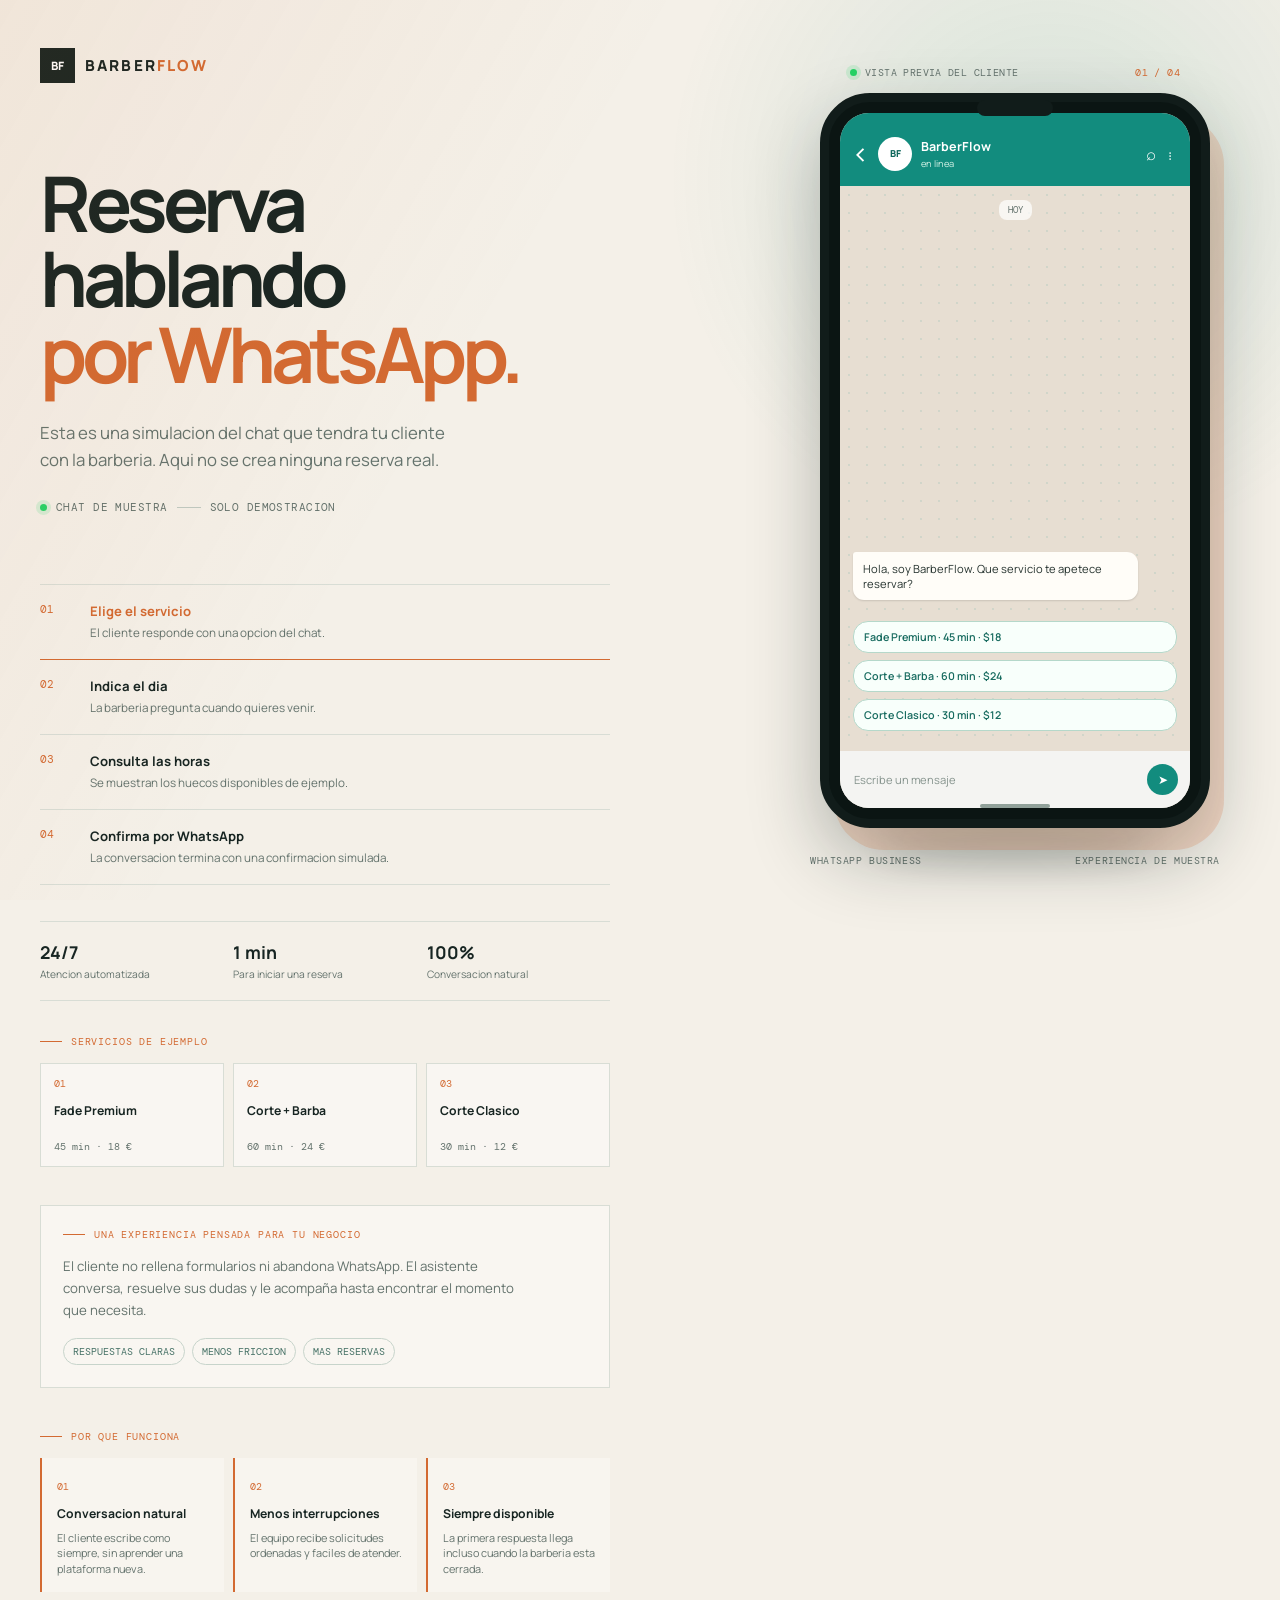
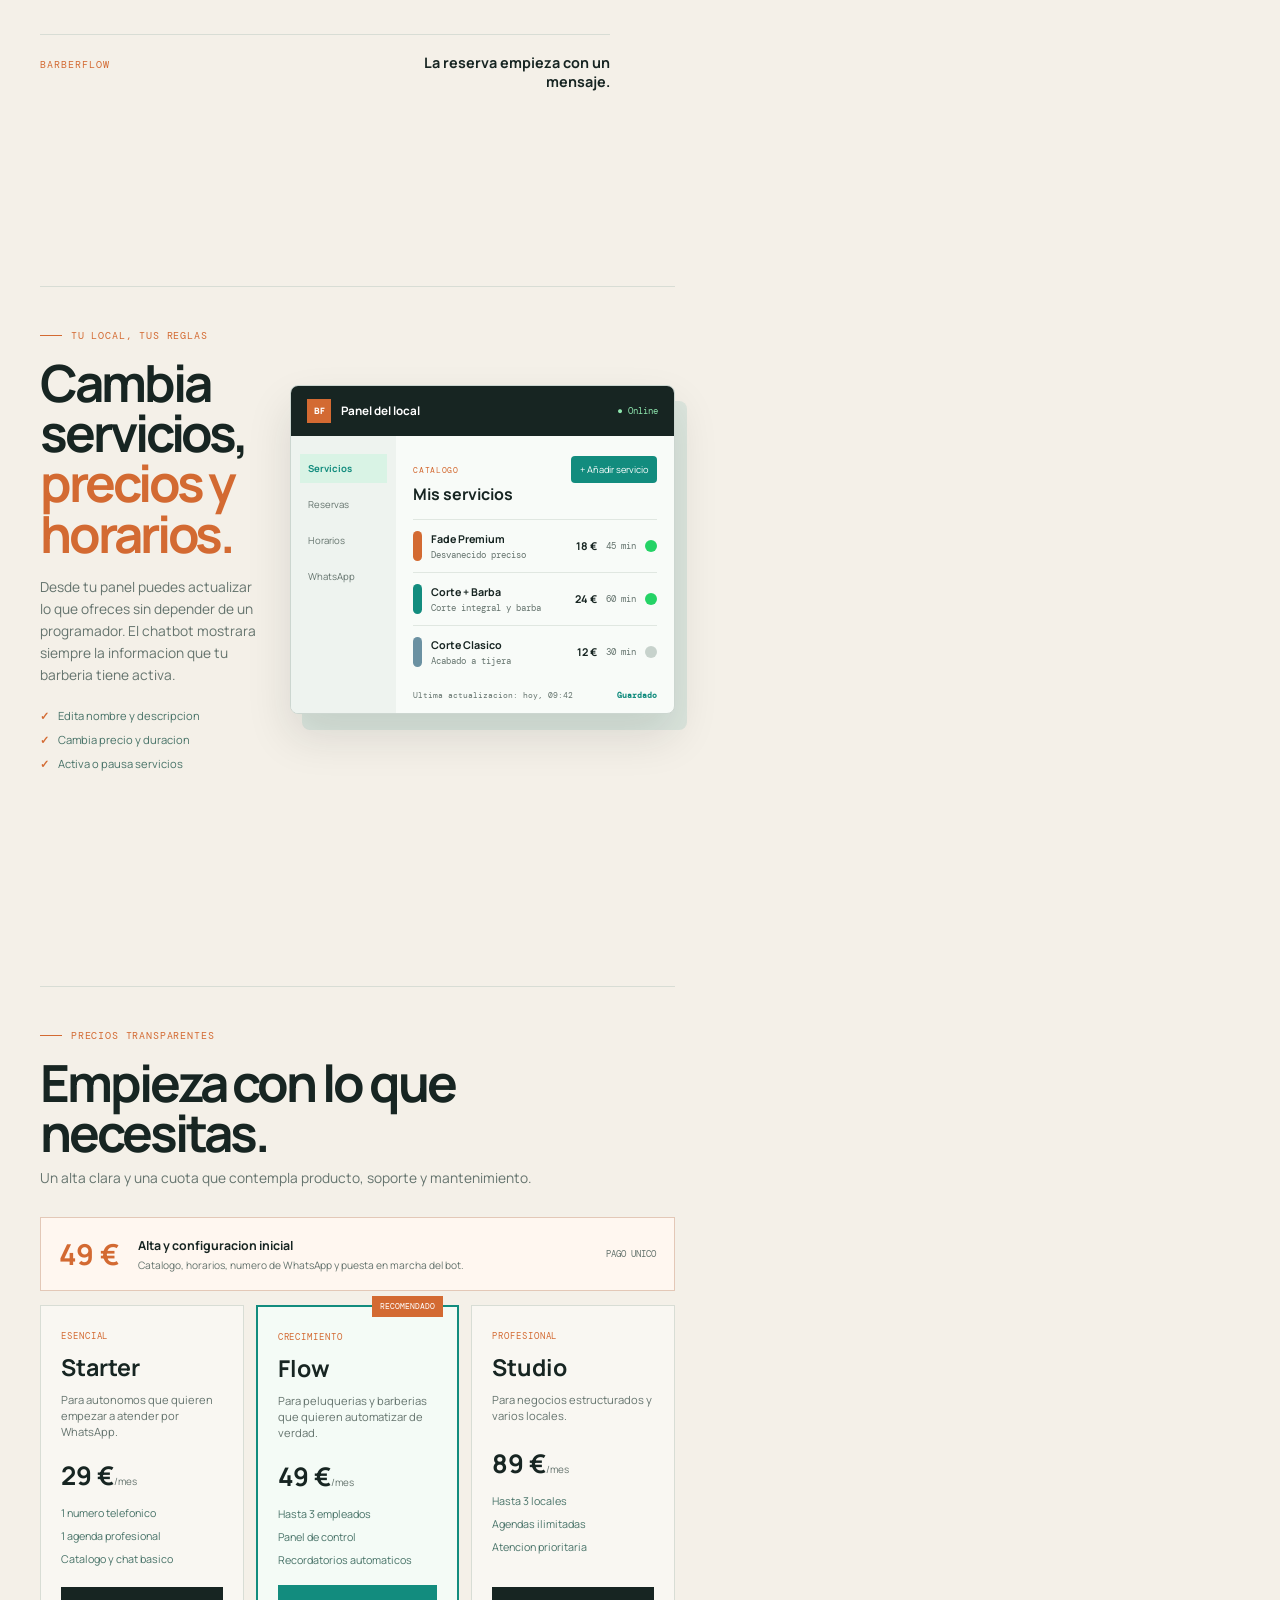
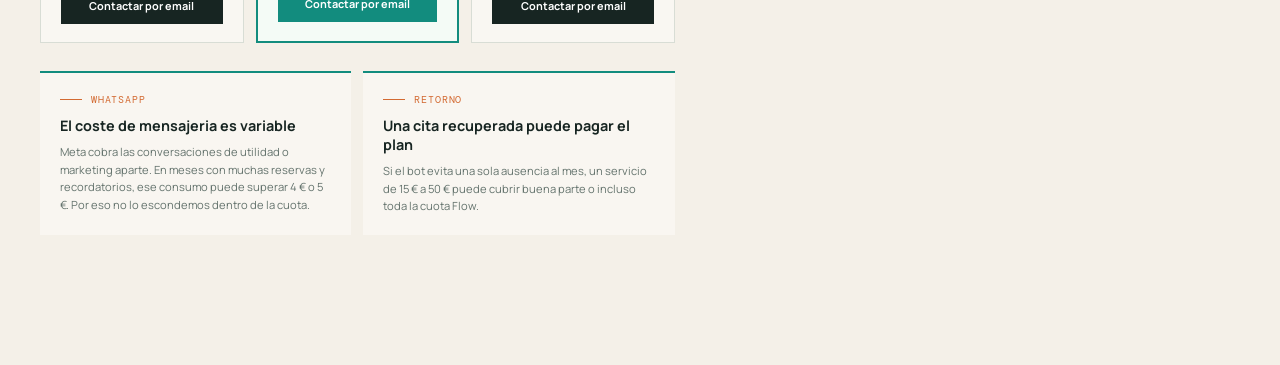
<file: index.html>
<!DOCTYPE html>
<html lang="es">
  <head>
    <meta charset="UTF-8" />
    <meta name="viewport" content="width=device-width, initial-scale=1.0" />
    <title>BarberFlow | Simulacion de WhatsApp</title>
    <link rel="preconnect" href="https://fonts.googleapis.com" />
    <link rel="preconnect" href="https://fonts.gstatic.com" crossorigin />
    <link href="https://fonts.googleapis.com/css2?family=DM+Mono:wght@400;500&family=Manrope:wght@400;600;700;800&display=swap" rel="stylesheet" />
    <link rel="stylesheet" href="/assets/styles.css" />
  </head>
  <body>
    <main class="demo-page">
      <section class="intro">
        <div class="brand"><span class="brand-icon">BF</span><span>BARBER<span>FLOW</span></span></div>
        <h1>Reserva hablando<br /><em>por WhatsApp.</em></h1>
        <p class="intro-copy">Esta es una simulacion del chat que tendra tu cliente con la barberia. Aqui no se crea ninguna reserva real.</p>
        <div class="intro-meta"><span class="live-dot"></span> Chat de muestra <span class="meta-divider"></span> Solo demostracion</div>
        <div class="process-list" aria-label="Pasos de la conversacion">
          <article class="process-step"><span>01</span><div><strong>Elige el servicio</strong><p>El cliente responde con una opcion del chat.</p></div></article>
          <article class="process-step"><span>02</span><div><strong>Indica el dia</strong><p>La barberia pregunta cuando quieres venir.</p></div></article>
          <article class="process-step"><span>03</span><div><strong>Consulta las horas</strong><p>Se muestran los huecos disponibles de ejemplo.</p></div></article>
          <article class="process-step"><span>04</span><div><strong>Confirma por WhatsApp</strong><p>La conversacion termina con una confirmacion simulada.</p></div></article>
        </div>
        <div class="proof-grid" aria-label="Datos de BarberFlow">
          <div><strong>24/7</strong><span>Atencion automatizada</span></div>
          <div><strong>1 min</strong><span>Para iniciar una reserva</span></div>
          <div><strong>100%</strong><span>Conversacion natural</span></div>
        </div>
        <section class="service-preview" aria-label="Servicios destacados">
          <div class="section-label"><span></span> Servicios de ejemplo</div>
          <div class="service-preview-grid">
            <article><b>01</b><strong>Fade Premium</strong><span>45 min · 18 €</span></article>
            <article><b>02</b><strong>Corte + Barba</strong><span>60 min · 24 €</span></article>
            <article><b>03</b><strong>Corte Clasico</strong><span>30 min · 12 €</span></article>
          </div>
        <section class="feature-note">
          <div class="section-label"><span></span> Una experiencia pensada para tu negocio</div>
          <p>El cliente no rellena formularios ni abandona WhatsApp. El asistente conversa, resuelve sus dudas y le acompaña hasta encontrar el momento que necesita.</p>
          <div class="feature-tags"><span>Respuestas claras</span><span>Menos friccion</span><span>Mas reservas</span></div>
        </section>
        <section class="why-section" aria-label="Ventajas de BarberFlow">
          <div class="section-label"><span></span> Por que funciona</div>
          <div class="why-grid">
            <article><b>01</b><strong>Conversacion natural</strong><p>El cliente escribe como siempre, sin aprender una plataforma nueva.</p></article>
            <article><b>02</b><strong>Menos interrupciones</strong><p>El equipo recibe solicitudes ordenadas y faciles de atender.</p></article>
            <article><b>03</b><strong>Siempre disponible</strong><p>La primera respuesta llega incluso cuando la barberia esta cerrada.</p></article>
          </div>
        </section>
        <div class="closing-note"><span>BARBERFLOW</span><strong>La reserva empieza con un mensaje.</strong></div>
        </section>
      </section>

      <section class="manager-section" aria-label="Gestion de servicios del local">
        <div class="manager-copy">
          <div class="section-label"><span></span> Tu local, tus reglas</div>
          <h2>Cambia servicios,<br /><em>precios y horarios.</em></h2>
          <p>Desde tu panel puedes actualizar lo que ofreces sin depender de un programador. El chatbot mostrara siempre la informacion que tu barberia tiene activa.</p>
          <div class="manager-points"><span><b>✓</b> Edita nombre y descripcion</span><span><b>✓</b> Cambia precio y duracion</span><span><b>✓</b> Activa o pausa servicios</span></div>
        </div>
        <div class="dashboard-shot" aria-label="Simulacion del panel de administracion">
          <div class="dashboard-top"><span class="mini-brand">BF</span><strong>Panel del local</strong><span class="mini-status">● Online</span></div>
          <div class="dashboard-body"><aside><span class="nav-active">Servicios</span><span>Reservas</span><span>Horarios</span><span>WhatsApp</span></aside><div class="service-editor"><div class="editor-heading"><div><small>CATALOGO</small><h3>Mis servicios</h3></div><button>+ Añadir servicio</button></div><div class="editor-row"><span class="service-color orange"></span><div><strong>Fade Premium</strong><small>Desvanecido preciso</small></div><b>18 €</b><em>45 min</em><span class="toggle on"></span></div><div class="editor-row"><span class="service-color green"></span><div><strong>Corte + Barba</strong><small>Corte integral y barba</small></div><b>24 €</b><em>60 min</em><span class="toggle on"></span></div><div class="editor-row"><span class="service-color blue"></span><div><strong>Corte Clasico</strong><small>Acabado a tijera</small></div><b>12 €</b><em>30 min</em><span class="toggle off"></span></div><div class="editor-footer"><span>Ultima actualizacion: hoy, 09:42</span><strong>Guardado</strong></div></div></div>
        </div>
      </section>

      <section class="pricing-section" aria-label="Precios de BarberFlow">
        <div class="section-label"><span></span> Precios transparentes</div><h2>Empieza con lo que necesitas.</h2><p class="pricing-intro">Un alta clara y una cuota que contempla producto, soporte y mantenimiento.</p>
        <div class="setup-banner"><strong>49 €</strong><div><b>Alta y configuracion inicial</b><span>Catalogo, horarios, numero de WhatsApp y puesta en marcha del bot.</span></div><small>Pago unico</small></div>
        <div class="pricing-grid"><article class="price-card"><small>ESENCIAL</small><h3>Starter</h3><p>Para autonomos que quieren empezar a atender por WhatsApp.</p><strong>29 €<i>/mes</i></strong><span>1 numero telefonico</span><span>1 agenda profesional</span><span>Catalogo y chat basico</span><a class="price-action" href="mailto:ganivetcanosaul@gmail.com?subject=BarberFlow%20Starter&body=Hola%2C%20quiero%20informacion%20del%20plan%20Starter%20de%20BarberFlow.%20Mi%20negocio%20es%3A">Contactar por email</a></article><article class="price-card featured"><b class="price-badge">RECOMENDADO</b><small>CRECIMIENTO</small><h3>Flow</h3><p>Para peluquerias y barberias que quieren automatizar de verdad.</p><strong>49 €<i>/mes</i></strong><span>Hasta 3 empleados</span><span>Panel de control</span><span>Recordatorios automaticos</span><a class="price-action" href="mailto:ganivetcanosaul@gmail.com?subject=BarberFlow%20Flow&body=Hola%2C%20quiero%20informacion%20del%20plan%20Flow%20de%20BarberFlow.%20Mi%20negocio%20es%3A">Contactar por email</a></article><article class="price-card"><small>PROFESIONAL</small><h3>Studio</h3><p>Para negocios estructurados y varios locales.</p><strong>89 €<i>/mes</i></strong><span>Hasta 3 locales</span><span>Agendas ilimitadas</span><span>Atencion prioritaria</span><a class="price-action" href="mailto:ganivetcanosaul@gmail.com?subject=BarberFlow%20Studio&body=Hola%2C%20quiero%20informacion%20del%20plan%20Studio%20de%20BarberFlow.%20Mi%20negocio%20es%3A">Contactar por email</a></article></div>
        <div class="pricing-notes"><article><div class="section-label"><span></span> WhatsApp</div><h3>El coste de mensajeria es variable</h3><p>Meta cobra las conversaciones de utilidad o marketing aparte. En meses con muchas reservas y recordatorios, ese consumo puede superar 4 € o 5 €. Por eso no lo escondemos dentro de la cuota.</p></article><article><div class="section-label"><span></span> Retorno</div><h3>Una cita recuperada puede pagar el plan</h3><p>Si el bot evita una sola ausencia al mes, un servicio de 15 € a 50 € puede cubrir buena parte o incluso toda la cuota Flow.</p></article></div>
      </section>
      <div id="contact-fallback" class="contact-fallback" role="status" aria-live="polite"></div>
      <div id="contact-modal" class="contact-modal" aria-hidden="true">
        <div class="contact-dialog" role="dialog" aria-modal="true" aria-labelledby="contact-title">
          <button class="modal-close" type="button" aria-label="Cerrar">×</button>
          <div class="section-label"><span></span> Contacto comercial</div>
          <h2 id="contact-title">Hablemos de tu local.</h2>
          <p>Cuéntanos qué necesitas y prepararemos la configuración de BarberFlow para tu negocio.</p>
          <form id="contact-form" class="contact-form">
            <input id="contact-plan" type="hidden" />
            <label>Nombre<input id="contact-name" required placeholder="Tu nombre" /></label>
            <label>Negocio<input id="contact-business" required placeholder="Nombre de la barbería" /></label>
            <label>Teléfono<input id="contact-phone" required placeholder="+34 600 000 000" /></label>
            <label>Email<input id="contact-email" type="email" required placeholder="tu@email.com" /></label>
            <label>Mensaje<textarea id="contact-message" required placeholder="Cuéntanos cuántos profesionales sois..."></textarea><small class="field-hint">Hemos preparado una descripcion segun el plan elegido. Puedes editarla.</small></label>
            <button class="contact-submit" type="submit">Preparar email <span>↗</span></button>
          </form>
          <small class="contact-destination">Se enviará a ganivetcanosaul@gmail.com</small>
        </div>
      </div>

      <section class="phone-stage" aria-label="Simulacion del chat de WhatsApp">
        <div class="stage-label"><span class="live-dot"></span> Vista previa del cliente <span id="scroll-progress">01 / 04</span></div>
        <div class="phone-shadow"></div>
        <div class="phone">
          <div class="phone-speaker"></div>
          <div class="phone-screen">
            <header class="wa-header">
              <span class="back-arrow">‹</span>
              <span class="avatar">BF</span>
              <span class="contact"><strong>BarberFlow</strong><small>en linea</small></span>
              <span class="header-actions">⌕ ⋮</span>
            </header>
            <div class="chat-wallpaper">
              <div class="date-pill">HOY</div>
              <div id="chat-messages" class="chat-messages" aria-live="polite"></div>
              <div id="chat-controls" class="chat-controls"></div>
            </div>
            <p id="status" class="status"></p>
            <form id="chat-form" class="fake-input">
              <input id="chat-input" placeholder="Escribe un mensaje" autocomplete="off" aria-label="Escribe un mensaje" />
              <button type="submit" aria-label="Enviar mensaje">➤</button>
            </form>
          </div>
          <div class="phone-home"></div>
        </div>
        <div class="stage-footer"><span>WhatsApp Business</span><span>Experiencia de muestra</span></div>
      </section>
    </main>
    <script src="/assets/app.js" defer></script>
  </body>
</html>
</file>
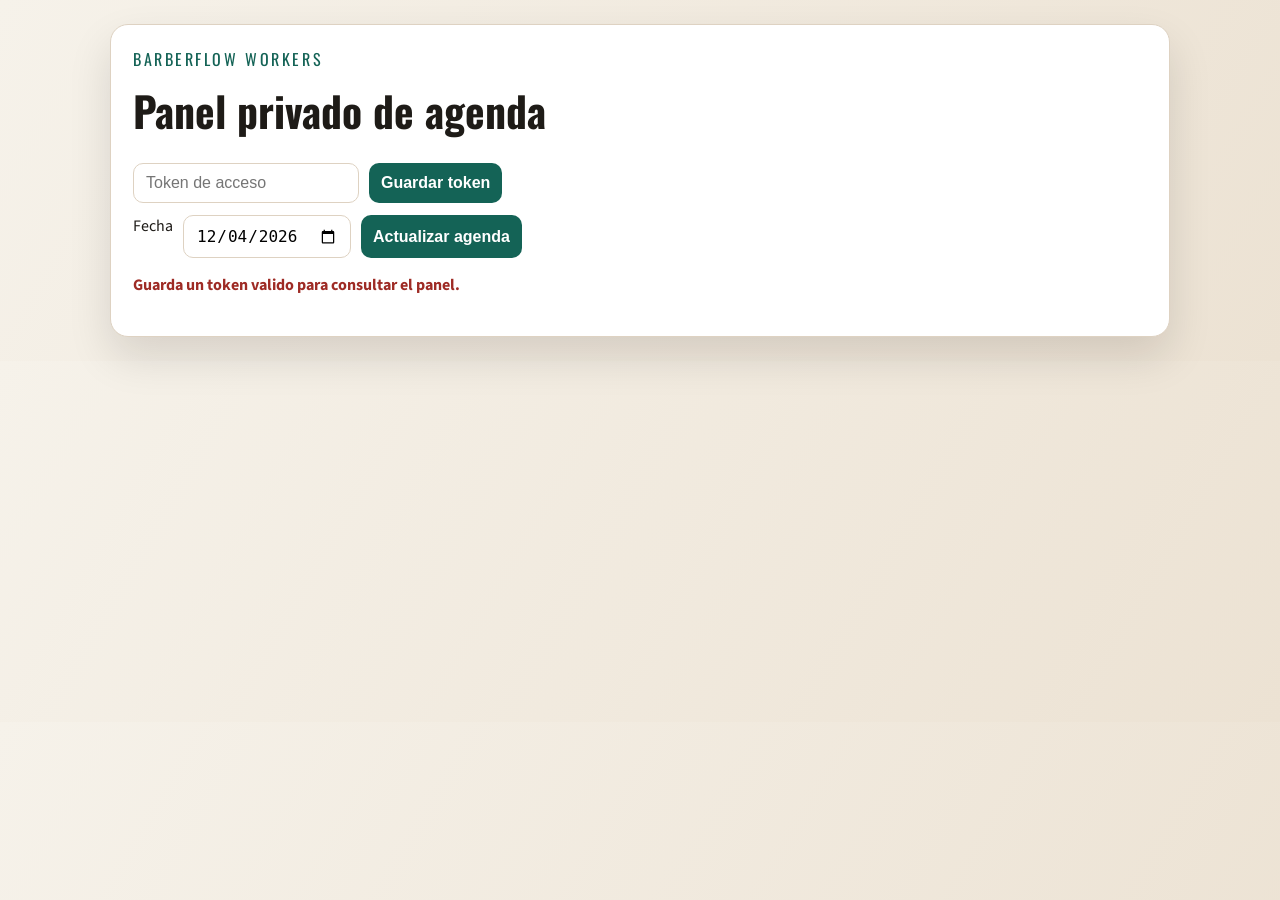
<file: admin.html>
<!DOCTYPE html>
<html lang="es">
  <head>
    <meta charset="UTF-8" />
    <meta name="viewport" content="width=device-width, initial-scale=1.0" />
    <title>BarberFlow Admin</title>
    <link rel="preconnect" href="https://fonts.googleapis.com" />
    <link rel="preconnect" href="https://fonts.gstatic.com" crossorigin />
    <link
      href="https://fonts.googleapis.com/css2?family=Oswald:wght@400;500;700&family=Source+Sans+3:wght@400;600;700&display=swap"
      rel="stylesheet"
    />
    <link rel="stylesheet" href="/assets/admin.css" />
  </head>
  <body>
    <main class="panel">
      <header>
        <p class="tag">BARBERFLOW WORKERS</p>
        <h1>Panel privado de agenda</h1>
      </header>

      <section class="access">
        <input id="admin-token" placeholder="Token de acceso" />
        <button id="save-token">Guardar token</button>
      </section>

      <section class="filters">
        <label for="admin-date">Fecha</label>
        <input type="date" id="admin-date" />
        <button id="refresh">Actualizar agenda</button>
      </section>

      <p id="status" class="status"></p>
      <section id="appointments" class="appointments"></section>
    </main>

    <script src="/assets/admin.js" defer></script>
  </body>
</html>
</file>
<file: assets/styles.css>
:root {
  --ink: #172522;
  --muted: #64736d;
  --cream: #f4f0e8;
  --orange: #d36a32;
  --green: #128c7e;
  --wa: #25d366;
  --line: #d8ddd5;
}

* { box-sizing: border-box; }
html, body { min-height: 100%; }
body { margin: 0; overflow-x: hidden; color: var(--ink); background: var(--cream); font-family: Manrope, sans-serif; }
body::before { content: ""; position: fixed; inset: 0; pointer-events: none; background: linear-gradient(120deg, rgba(211,106,50,.08), transparent 38%), radial-gradient(circle at 82% 20%, rgba(18,140,126,.13), transparent 30%); }
.demo-page { width: min(1200px, calc(100% - 64px)); min-width: 0; min-height: 100vh; margin: auto; display: grid; grid-template-columns: minmax(0, 1fr) 450px; align-items: start; gap: clamp(55px, 9vw, 130px); padding: 48px 0 110px; }
.intro { max-width: 570px; }
.brand { display: flex; align-items: center; gap: 10px; margin-bottom: 82px; font-size: .95rem; font-weight: 800; letter-spacing: .14em; }
.brand > span:last-child > span { color: var(--orange); }
.brand-icon { display: grid; place-items: center; width: 35px; height: 35px; color: white; background: var(--ink); font-size: .72rem; letter-spacing: 0; }
.kicker { margin: 0 0 18px; color: var(--orange); font: 500 .7rem "DM Mono", monospace; letter-spacing: .14em; }
h1 { margin: 0; font-size: clamp(3rem, 6vw, 5.9rem); line-height: .98; letter-spacing: -.07em; }
h1 em { color: var(--orange); font-style: normal; }
.intro-copy { max-width: 435px; margin: 28px 0 26px; color: var(--muted); font-size: 1.05rem; line-height: 1.65; }
.intro-meta { display: flex; align-items: center; gap: 9px; color: var(--muted); font: .68rem "DM Mono", monospace; text-transform: uppercase; letter-spacing: .04em; }
.live-dot { width: 7px; height: 7px; border-radius: 50%; background: var(--wa); box-shadow: 0 0 0 4px rgba(37,211,102,.15); }
.meta-divider { width: 24px; height: 1px; background: #bfc9c1; }
.process-list { display: grid; gap: 0; margin-top: 70px; border-top: 1px solid var(--line); }
.process-step { display: grid; grid-template-columns: 38px 1fr; gap: 12px; padding: 17px 0; border-bottom: 1px solid var(--line); }
.process-step > span { color: var(--orange); font: .68rem "DM Mono", monospace; }
.process-step strong { display: block; font-size: .82rem; }
.process-step p { margin: 5px 0 0; color: var(--muted); font-size: .73rem; line-height: 1.45; }
.process-step.active { border-color: var(--orange); }
.process-step.active strong { color: var(--orange); }
.proof-grid { display: grid; grid-template-columns: repeat(3, 1fr); gap: 10px; margin-top: 36px; padding: 18px 0; border-top: 1px solid var(--line); border-bottom: 1px solid var(--line); }
.proof-grid div { display: grid; gap: 4px; }
.proof-grid strong { font-size: 1.1rem; }
.proof-grid span { color: var(--muted); font-size: .64rem; line-height: 1.35; }
.service-preview { margin-top: 34px; }
.section-label { display: flex; align-items: center; gap: 9px; margin-bottom: 15px; color: var(--orange); font: .65rem "DM Mono", monospace; letter-spacing: .08em; text-transform: uppercase; }
.section-label span { width: 22px; height: 1px; background: var(--orange); }
.service-preview-grid { display: grid; grid-template-columns: repeat(3, 1fr); gap: 9px; }
.service-preview-grid article { display: grid; gap: 6px; min-height: 104px; padding: 13px; border: 1px solid var(--line); background: rgba(255,255,255,.4); }
.service-preview-grid b { color: var(--orange); font: .62rem "DM Mono", monospace; }
.service-preview-grid strong { font-size: .76rem; line-height: 1.2; }
.service-preview-grid span { align-self: end; color: var(--muted); font: .62rem "DM Mono", monospace; }
.phone-stage { display: grid; grid-column: 2; grid-row: 1 / span 3; justify-items: center; position: sticky; top: 40px; z-index: 5; width: 100%; min-width: 0; padding-top: 18px; align-self: start; }
.stage-label { display: flex; align-items: center; gap: 8px; width: 330px; margin-bottom: 14px; color: var(--muted); font: .61rem "DM Mono", monospace; text-transform: uppercase; letter-spacing: .04em; }
.stage-label span:last-child { margin-left: auto; color: var(--orange); }
.phone-shadow { position: absolute; bottom: 7px; width: 275px; height: 34px; border-radius: 50%; background: rgba(23,37,34,.2); filter: blur(18px); }
.phone { position: relative; width: 360px; height: 680px; padding: 10px; border: 9px solid #111c1a; border-radius: 46px; background: #0b1513; box-shadow: 14px 22px 0 rgba(211,106,50,.2), 0 30px 70px rgba(23,37,34,.3); }
.phone { position: relative; width: 390px; height: 735px; padding: 11px; border: 9px solid #111c1a; border-radius: 50px; background: #0b1513; box-shadow: 14px 22px 0 rgba(211,106,50,.2), 0 30px 70px rgba(23,37,34,.3); transform: translateY(var(--phone-shift, 0px)) scale(var(--phone-scale, 1)); transform-origin: bottom center; transition: box-shadow .35s ease; }
.phone-screen { height: 100%; min-width: 0; overflow: hidden; border-radius: 29px; background: #e7ded2; }
.phone-screen { display: flex; flex-direction: column; height: 100%; min-width: 0; overflow: hidden; border-radius: 29px; background: #e7ded2; }
.phone-speaker { position: absolute; z-index: 2; top: -2px; left: 50%; width: 76px; height: 16px; border-radius: 20px; background: #111c1a; transform: translateX(-50%); }
.phone-home { position: absolute; bottom: 11px; left: 50%; width: 70px; height: 4px; border-radius: 5px; background: #91a19a; transform: translateX(-50%); }
.wa-header { display: grid; grid-template-columns: 18px 35px 1fr auto; align-items: center; gap: 8px; height: 73px; padding: 8px 12px 0; color: white; background: #128c7e; }
.back-arrow { font-size: 1.8rem; line-height: 1; }
.avatar { display: grid; place-items: center; width: 34px; height: 34px; border-radius: 50%; color: #10685d; background: white; font-size: .6rem; font-weight: 800; }
.contact { display: grid; gap: 2px; font-size: .78rem; }
.contact small { color: #d7f4e8; font-size: .58rem; }
.header-actions { font-size: 1.05rem; letter-spacing: .18em; }
.chat-wallpaper { height: 470px; min-width: 0; overflow-y: auto; padding: 14px 13px; background-color: #e7ded2; background-image: radial-gradient(rgba(18,140,126,.1) 1px, transparent 1px); background-size: 18px 18px; }
.chat-wallpaper { display: flex; flex: 1; flex-direction: column; min-height: 0; min-width: 0; overflow-y: auto; padding: 14px 13px; background-color: #e7ded2; background-image: radial-gradient(rgba(18,140,126,.1) 1px, transparent 1px); background-size: 18px 18px; }
.date-pill { width: fit-content; margin: 0 auto 15px; padding: 4px 9px; border-radius: 8px; color: #64736d; background: rgba(255,255,255,.72); font: .57rem "DM Mono", monospace; }
.chat-messages { display: grid; gap: 8px; }
.chat-messages { display: grid; align-content: end; gap: 8px; min-height: 0; margin-top: auto; }
.feature-note { margin-top: 38px; padding: 22px; border: 1px solid var(--line); background: rgba(255,255,255,.38); }
.feature-note p { max-width: 470px; margin: 0; color: var(--muted); font-size: .83rem; line-height: 1.65; }
.feature-tags { display: flex; flex-wrap: wrap; gap: 7px; margin-top: 17px; }
.feature-tags span { padding: 6px 9px; border: 1px solid #c7d4cb; border-radius: 20px; color: #477267; font: .6rem "DM Mono", monospace; text-transform: uppercase; }
.why-section { margin-top: 42px; }
.why-grid { display: grid; grid-template-columns: repeat(3, 1fr); gap: 9px; }
.why-grid article { padding: 15px; border-left: 2px solid var(--orange); background: rgba(255,255,255,.3); }
.why-grid b { color: var(--orange); font: .62rem "DM Mono", monospace; }
.why-grid strong { display: block; margin-top: 11px; font-size: .76rem; line-height: 1.25; }
.why-grid p { margin: 8px 0 0; color: var(--muted); font-size: .68rem; line-height: 1.45; }
.closing-note { display: flex; align-items: baseline; justify-content: space-between; gap: 18px; margin-top: 42px; padding-top: 18px; border-top: 1px solid var(--line); }
.closing-note span { color: var(--orange); font: .62rem "DM Mono", monospace; letter-spacing: .1em; }
.closing-note strong { max-width: 250px; font-size: .9rem; text-align: right; }
.manager-section { display: grid; grid-template-columns: .72fr 1.28fr; gap: 34px; align-items: center; margin-top: 80px; padding-top: 42px; border-top: 1px solid var(--line); }
.manager-section, .pricing-section { grid-column: 1; }
.manager-copy h2, .pricing-section h2 { margin: 0 0 18px; font-size: clamp(2.2rem, 4vw, 4rem); line-height: .98; letter-spacing: -.06em; }
.manager-copy h2 em { color: var(--orange); font-style: normal; }
.manager-copy > p { max-width: 360px; color: var(--muted); font-size: .86rem; line-height: 1.6; }
.manager-points { display: grid; gap: 9px; margin-top: 22px; color: #477267; font-size: .7rem; }
.manager-points b { margin-right: 7px; color: var(--orange); }
.dashboard-shot { overflow: hidden; border: 1px solid #ccd6d0; border-radius: 8px; background: #f8fbf8; box-shadow: 12px 16px 0 rgba(18,140,126,.1), 0 22px 45px rgba(23,37,34,.12); }
.dashboard-top { display: flex; align-items: center; gap: 10px; padding: 13px 16px; color: white; background: var(--ink); font-size: .73rem; }
.mini-brand { display: grid; place-items: center; width: 24px; height: 24px; background: var(--orange); font-size: .55rem; font-weight: 800; }
.mini-status { margin-left: auto; color: #8ee6ae; font: .58rem "DM Mono", monospace; }
.dashboard-body { display: grid; grid-template-columns: 105px 1fr; min-height: 260px; }
.dashboard-body aside { display: grid; align-content: start; gap: 7px; padding: 18px 9px; background: #eef3ef; color: var(--muted); font-size: .6rem; }
.dashboard-body aside span { padding: 8px; }
.dashboard-body aside .nav-active { color: var(--green); background: #d9f3e5; font-weight: 700; }
.service-editor { padding: 20px 17px 12px; }
.editor-heading { display: flex; align-items: start; justify-content: space-between; margin-bottom: 14px; }
.editor-heading small { color: var(--orange); font: .53rem "DM Mono", monospace; letter-spacing: .08em; }
.editor-heading h3 { margin: 5px 0 0; font-size: 1rem; }
.editor-heading button { border: 0; border-radius: 4px; padding: 7px 9px; color: white; background: var(--green); font: .58rem Manrope, sans-serif; }
.editor-row { display: grid; grid-template-columns: 9px 1fr auto auto 12px; align-items: center; gap: 9px; padding: 11px 0; border-top: 1px solid #e0e7e1; }
.editor-row div { display: grid; gap: 3px; min-width: 0; }
.editor-row strong { font-size: .67rem; }
.editor-row small, .editor-row em { color: var(--muted); font: .54rem "DM Mono", monospace; }
.editor-row b { font-size: .67rem; }
.editor-row em { font-style: normal; }
.service-color { width: 9px; height: 30px; border-radius: 8px; }
.service-color.orange { background: var(--orange); }.service-color.green { background: var(--green); }.service-color.blue { background: #6b91a2; }
.toggle { width: 12px; height: 12px; border-radius: 50%; background: #c7d2cc; }.toggle.on { background: var(--wa); }
.editor-footer { display: flex; justify-content: space-between; margin-top: 12px; color: var(--muted); font: .52rem "DM Mono", monospace; }.editor-footer strong { color: var(--green); }
.pricing-section { margin-top: 100px; padding: 42px 0 20px; border-top: 1px solid var(--line); }.pricing-section h2 { font-size: clamp(2rem, 4vw, 3.7rem); }.pricing-intro { margin: -7px 0 30px; color: var(--muted); font-size: .86rem; }.pricing-grid { display: grid; grid-template-columns: repeat(3, 1fr); gap: 12px; }.price-card { position: relative; display: grid; align-content: start; gap: 9px; min-height: 310px; padding: 24px 20px 74px; border: 1px solid var(--line); background: rgba(255,255,255,.45); }.price-card.featured { border: 2px solid var(--green); background: #f4fbf6; }.price-card small { color: var(--orange); font: .58rem "DM Mono", monospace; letter-spacing: .1em; }.price-card h3 { margin: 0; font-size: 1.45rem; }.price-card p { min-height: 35px; margin: 0; color: var(--muted); font-size: .7rem; line-height: 1.4; }.price-card > strong { margin: 10px 0 4px; font-size: 1.6rem; }.price-card > strong i { color: var(--muted); font: .62rem Manrope, sans-serif; font-style: normal; }.price-card > span { color: #477267; font-size: .67rem; }.price-card button { align-self: end; margin-top: auto; border: 0; padding: 11px; color: white; background: var(--ink); font: 700 .68rem Manrope, sans-serif; }.price-card.featured button { background: var(--green); }.price-badge { position: absolute; top: -11px; right: 14px; padding: 5px 8px; color: white; background: var(--orange); font: .53rem "DM Mono", monospace; }
.setup-banner { display: flex; align-items: center; gap: 18px; margin: 28px 0 14px; padding: 16px 18px; border: 1px solid #e3c8b7; background: #fff7f0; }.setup-banner > strong { color: var(--orange); font-size: 1.8rem; }.setup-banner div { display: grid; gap: 4px; }.setup-banner b { font-size: .77rem; }.setup-banner span, .setup-banner small { color: var(--muted); font-size: .64rem; }.setup-banner small { margin-left: auto; font: .58rem "DM Mono", monospace; text-transform: uppercase; }.pricing-notes { display: grid; grid-template-columns: repeat(2, 1fr); gap: 12px; margin-top: 28px; }.pricing-notes article { padding: 20px; border-top: 2px solid var(--green); background: rgba(255,255,255,.38); }.pricing-notes .section-label { margin-bottom: 10px; }.pricing-notes h3 { margin: 0 0 8px; font-size: .9rem; }.pricing-notes p { margin: 0; color: var(--muted); font-size: .7rem; line-height: 1.55; }
.price-action { position: absolute; right: 20px; bottom: 18px; left: 20px; display: block; border: 0; padding: 11px; color: white; background: var(--ink); font: 700 .68rem Manrope, sans-serif; text-align: center; text-decoration: none; }.price-card.featured .price-action { bottom: 19px; background: var(--green); }
.contact-fallback { position: fixed; right: 24px; bottom: 24px; z-index: 20; max-width: 330px; padding: 13px 15px; border: 1px solid #b8d8c8; border-radius: 6px; color: #24483e; background: #f2fff6; box-shadow: 0 12px 35px rgba(23,37,34,.18); font-size: .72rem; opacity: 0; pointer-events: none; transform: translateY(12px); transition: opacity .2s ease, transform .2s ease; }.contact-fallback.visible { opacity: 1; pointer-events: auto; transform: translateY(0); }.contact-fallback button { margin-left: 8px; border: 0; padding: 5px 8px; color: white; background: var(--green); cursor: pointer; font-size: .68rem; }
.contact-modal { position: fixed; inset: 0; z-index: 30; display: grid; place-items: center; padding: 20px; background: rgba(23,37,34,.48); opacity: 0; pointer-events: none; transition: opacity .2s ease; }.contact-modal.visible { opacity: 1; pointer-events: auto; }.contact-dialog { position: relative; width: min(500px, 100%); padding: 30px; border: 1px solid #d5e0d8; background: #fbfdf9; box-shadow: 0 24px 70px rgba(23,37,34,.28); }.contact-dialog h2 { margin: 0 0 9px; font-size: 2rem; letter-spacing: -.05em; }.contact-dialog > p { margin: 0 0 20px; color: var(--muted); font-size: .8rem; line-height: 1.5; }.modal-close { position: absolute; top: 12px; right: 14px; border: 0; color: var(--muted); background: transparent; cursor: pointer; font-size: 1.5rem; }.contact-form { display: grid; gap: 11px; }.contact-form label { display: grid; gap: 5px; color: #477267; font: .62rem "DM Mono", monospace; text-transform: uppercase; }.contact-form input, .contact-form textarea { width: 100%; border: 1px solid #cbd9d0; padding: 10px; color: var(--ink); background: white; font: .8rem Manrope, sans-serif; }.contact-form textarea { min-height: 82px; resize: vertical; }.contact-submit { display: flex; justify-content: space-between; margin-top: 5px; border: 0; padding: 13px; color: white; background: var(--green); cursor: pointer; font: 700 .75rem Manrope, sans-serif; }.contact-destination { display: block; margin-top: 13px; color: var(--muted); font: .58rem "DM Mono", monospace; }
.contact-form textarea { min-height: 118px; line-height: 1.5; }
.field-hint { color: var(--muted); font: .58rem Manrope, sans-serif; text-transform: none; letter-spacing: 0; }
.contact-submit { transition: background .2s ease, transform .2s ease; }
.contact-submit:hover { background: #0b766a; transform: translateY(-1px); }
.contact-submit:disabled { cursor: wait; opacity: .7; }
.chat-message { width: fit-content; max-width: 88%; padding: 9px 10px; border-radius: 3px 11px 11px 11px; color: #26332f; background: #fffdf8; box-shadow: 0 1px 2px rgba(0,0,0,.13); font-size: .7rem; line-height: 1.35; }
.chat-message.user { justify-self: end; border-radius: 11px 3px 11px 11px; background: #d4f7df; }
.chat-controls { display: grid; gap: 7px; max-height: 170px; overflow-y: auto; margin-top: 13px; padding: 8px 0 2px; }
.chat-choice { width: 100%; min-width: 0; border: 1px solid #b5d8ca; border-radius: 15px; padding: 8px 10px; color: #176b5f; background: #f8fffb; cursor: pointer; font: 600 .67rem Manrope, sans-serif; text-align: left; overflow-wrap: anywhere; }
.chat-choice:hover { color: white; background: var(--green); }
.chat-choice.primary { color: white; background: var(--green); text-align: center; }
.chat-date, .chat-form input, .chat-form textarea { width: 100%; border: 1px solid #bfd5c9; border-radius: 7px; padding: 8px; color: var(--ink); background: white; font: .68rem Manrope, sans-serif; }
.chat-form { display: grid; gap: 6px; }
.chat-form textarea { min-height: 45px; resize: vertical; }
.chat-summary { display: grid; gap: 2px; padding: 8px; border-left: 3px solid var(--wa); color: #33443e; background: #effaf2; font-size: .65rem; }
.chat-summary strong { color: #176b5f; }
.fake-input { display: flex; align-items: center; gap: 8px; height: 57px; padding: 0 12px; background: #f4f4f2; }
.fake-input input { min-width: 0; flex: 1; border: 0; outline: 0; color: var(--ink); background: transparent; font: .7rem Manrope, sans-serif; }
.fake-input input::placeholder { color: #85938d; }
.fake-input button { display: grid; place-items: center; width: 31px; height: 31px; border: 0; border-radius: 50%; color: white; background: var(--green); cursor: pointer; font-size: .75rem; }
.status { min-height: 0; margin: 0; padding: 0 10px 4px; color: #28774f; font-size: .58rem; }
.status.error { color: #b42318; }
.stage-footer { display: flex; justify-content: space-between; gap: 32px; width: min(430px, 100%); margin: 26px 0 0; padding: 0 10px; color: var(--muted); font: .6rem "DM Mono", monospace; text-transform: uppercase; letter-spacing: .06em; }
body.is-scrolling .phone { box-shadow: 14px 22px 0 rgba(211,106,50,.25), 0 36px 85px rgba(23,37,34,.36); }

@media (min-width: 821px) {
  .phone { width: min(390px, calc((100vh - 150px) * .53)); height: min(735px, calc(100vh - 150px)); }
}

@media (max-width: 820px) {
  .demo-page { width: min(560px, calc(100% - 24px)); grid-template-columns: minmax(0, 1fr); gap: 48px; padding: 34px 0 50px; }
  .brand { margin-bottom: 48px; }
  .intro { text-align: center; }
  h1 { font-size: clamp(2.25rem, 14vw, 4rem); letter-spacing: -.06em; overflow-wrap: anywhere; }
  .intro-copy { margin-left: auto; margin-right: auto; }
  .intro-meta { justify-content: center; flex-wrap: wrap; }
  .proof-grid { text-align: left; }
  .service-preview-grid { grid-template-columns: 1fr; }
  .service-preview-grid article { min-height: 78px; }
  .why-grid { grid-template-columns: 1fr; }
  .closing-note { display: grid; }
  .closing-note strong { text-align: left; }
  .manager-section { grid-template-columns: 1fr; margin-top: 58px; }
  .manager-section, .pricing-section { grid-column: auto; }
  .dashboard-body { grid-template-columns: 82px 1fr; }
  .pricing-section { margin-top: 66px; }
  .pricing-grid { grid-template-columns: 1fr; }
  .setup-banner { align-items: start; }.setup-banner small { margin-left: 0; }.pricing-notes { grid-template-columns: 1fr; }
  .process-list { margin-top: 48px; text-align: left; }
  .phone-stage { grid-column: auto; grid-row: auto; position: relative; left: auto; right: auto; bottom: auto; top: auto; width: calc(100vw - 24px); max-width: calc(100vw - 24px); min-width: 0; padding-top: 0; transform: none; }
  .phone-shadow { width: min(275px, 100%); }
  .stage-label { width: min(390px, 100%); max-width: 100%; }
  .phone { width: calc(100vw - 24px); max-width: calc(100vw - 24px); height: calc((100vw - 24px) * 1.8846); aspect-ratio: auto; }
}
</file>
<file: assets/admin.css>
:root {
  --bg: #f6f2ea;
  --paper: #fff;
  --ink: #1e1b17;
  --muted: #5f564b;
  --brand: #146356;
  --line: #ded2c2;
}

* {
  box-sizing: border-box;
}

body {
  margin: 0;
  background: linear-gradient(120deg, #f6f2ea, #ece2d3);
  font-family: "Source Sans 3", sans-serif;
  color: var(--ink);
}

.panel {
  width: min(1060px, 92vw);
  margin: 24px auto;
  background: var(--paper);
  border-radius: 18px;
  border: 1px solid var(--line);
  padding: 22px;
  box-shadow: 0 20px 44px rgba(20, 12, 7, 0.12);
}

.tag {
  margin: 0;
  color: var(--brand);
  font-family: "Oswald", sans-serif;
  letter-spacing: 0.16em;
}

h1 {
  font-family: "Oswald", sans-serif;
  margin: 8px 0 22px;
  font-size: clamp(1.8rem, 4vw, 2.6rem);
}

.access,
.filters {
  display: flex;
  gap: 10px;
  flex-wrap: wrap;
  margin-bottom: 12px;
}

input,
button,
select {
  border: 1px solid var(--line);
  border-radius: 10px;
  padding: 10px 12px;
  font-size: 1rem;
}

button {
  border: none;
  color: #fff;
  background: var(--brand);
  cursor: pointer;
  font-weight: 700;
}

.status {
  min-height: 24px;
  font-weight: 700;
  color: #9e2b25;
}

.appointments {
  display: grid;
  grid-template-columns: repeat(auto-fit, minmax(280px, 1fr));
  gap: 10px;
}

.appointment {
  border: 1px solid var(--line);
  border-radius: 14px;
  padding: 12px;
  background: #fffdfa;
}

.appointment h3 {
  margin: 0 0 8px;
  font-size: 1.1rem;
}

.appointment p {
  margin: 4px 0;
  color: var(--muted);
}

.status-row {
  display: flex;
  gap: 8px;
  margin-top: 8px;
}

@media (max-width: 700px) {
  .panel {
    padding: 16px;
  }
}
</file>
